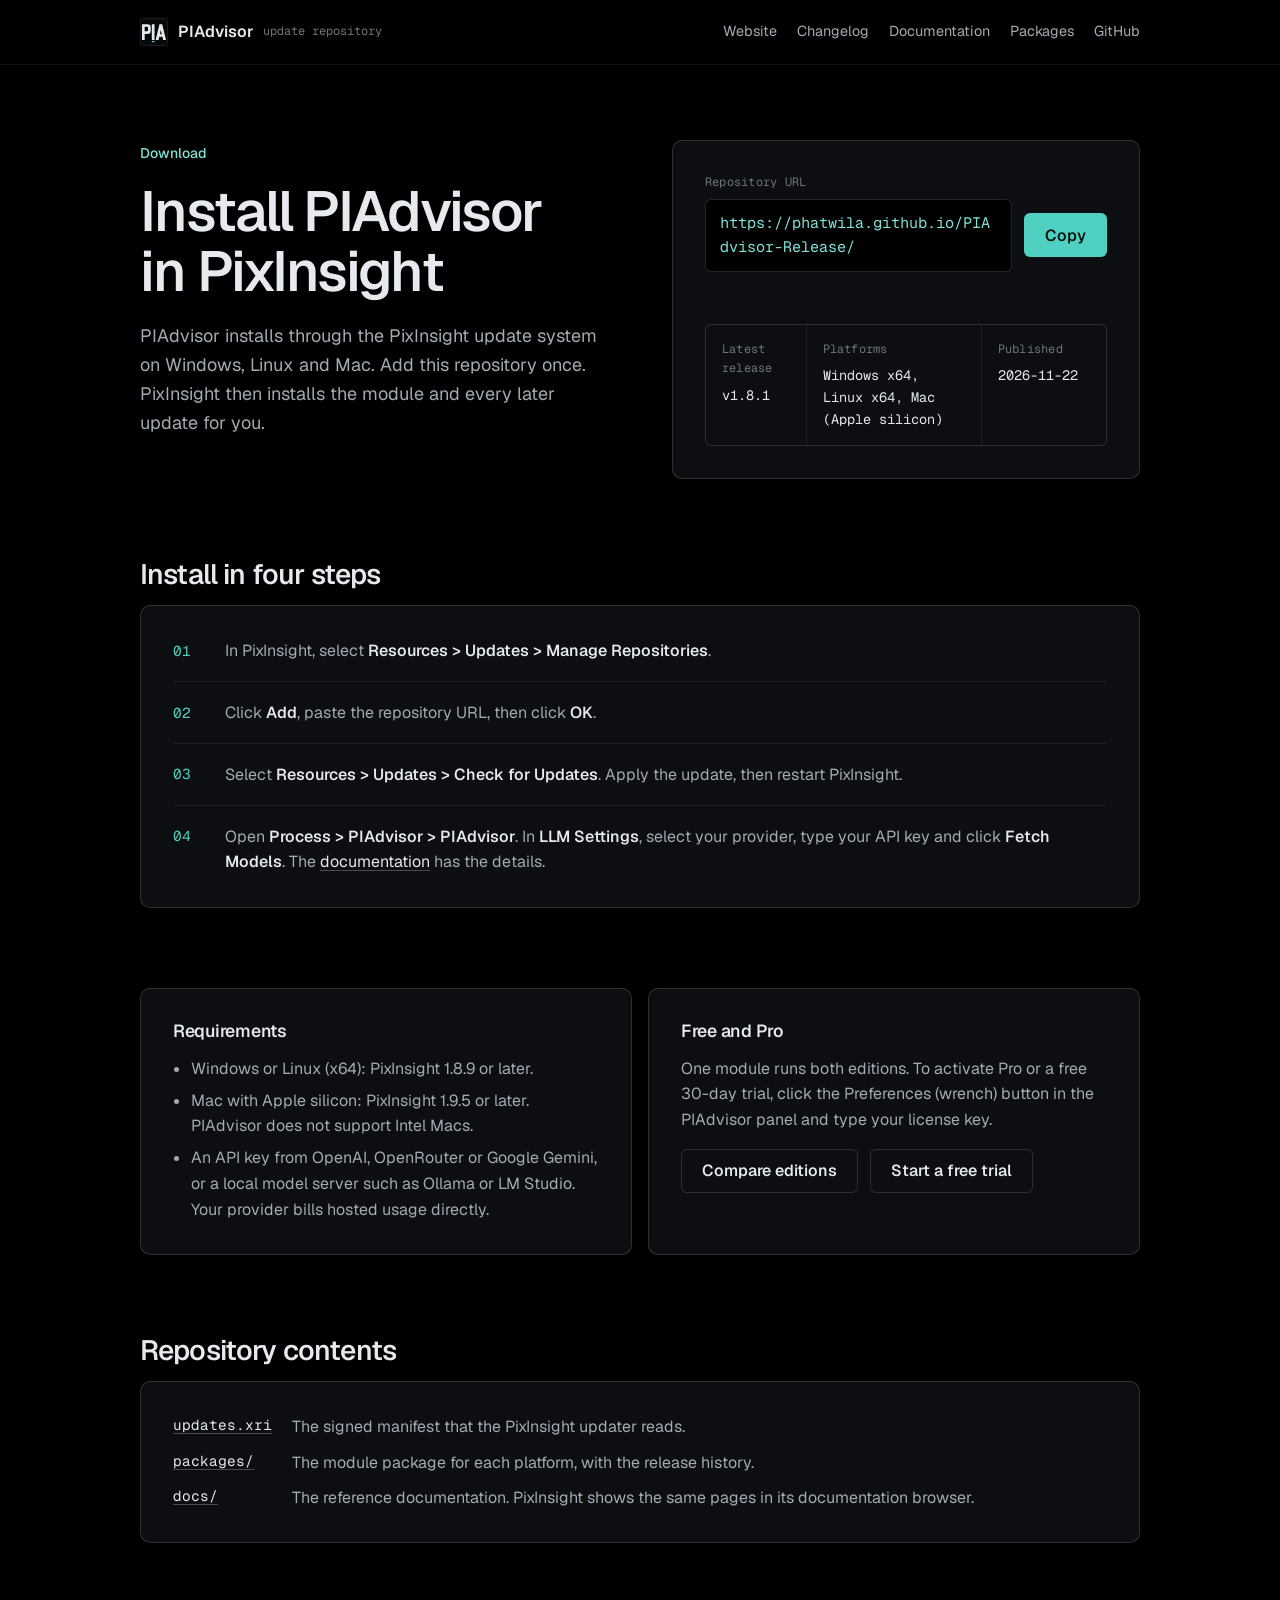
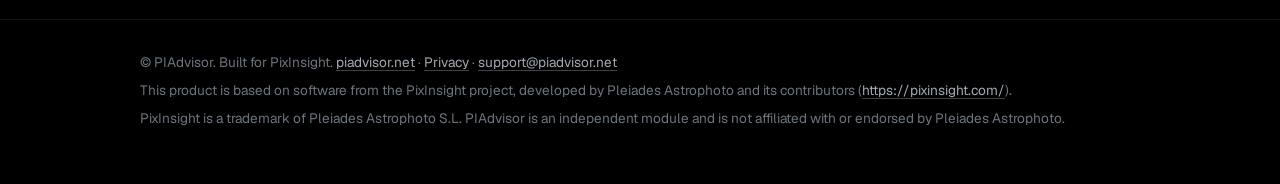
<file: index.html>
<!doctype html>
<html lang="en">
<head>
  <meta charset="utf-8"/>
  <meta name="viewport" content="width=device-width, initial-scale=1"/>
  <title>Download PIAdvisor</title>
  <meta name="description" content="Install PIAdvisor in PixInsight through the PixInsight update system. Add the repository once, and PixInsight installs the module and its updates."/>
  <link rel="icon" type="image/svg+xml" href="pia-mark.svg"/>
  <link rel="preload" href="fonts/geist-latin-wght-normal.woff2" as="font" type="font/woff2" crossorigin/>
  <link rel="stylesheet" href="site.css"/>
  <style>
    .hero { display: grid; grid-template-columns: minmax(0, 1fr) minmax(0, 1fr); gap: clamp(2rem, 5vw, 4rem); align-items: start; }
    .hero .meta-grid { grid-template-columns: minmax(0, 0.8fr) minmax(0, 1.4fr) minmax(0, 1fr); }
    .hero .meta-value { font-size: 0.85rem; }
    .hero h1 { margin-bottom: 1.25rem; }
    .repo-row { display: flex; align-items: center; gap: 0.75rem; flex-wrap: wrap; }
    .repo-url {
      flex: 1 1 18rem;
      min-width: 0;
      padding: 0.7rem 0.9rem;
      border: 1px solid var(--line-2);
      border-radius: var(--radius);
      background: var(--ink-0);
      color: var(--oiii-strong);
      font-family: var(--font-mono);
      font-size: 0.95rem;
      overflow-wrap: anywhere;
      user-select: all;
    }
    .mac-notice {
      display: flex; align-items: center; gap: 0.75rem 1rem; flex-wrap: wrap;
      margin: 0 0 clamp(1.5rem, 1rem + 2vw, 2.5rem);
      padding: 0.85rem 1.1rem;
      border: 1px solid var(--oiii);
      border-radius: var(--radius);
      background: var(--oiii-tint);
      color: var(--fg);
    }
    .mac-notice strong { color: var(--oiii-strong); font-weight: 600; }
    .mac-notice span { color: var(--fg-2); }
    .copy-status { min-height: 1.4em; margin: 0.6rem 0 0; color: var(--fg-3); font-size: 0.85rem; }
    .steps { list-style: none; margin: 0; padding: 0; counter-reset: step; display: grid; gap: 0; }
    .steps li {
      counter-increment: step;
      display: grid;
      grid-template-columns: 2.5rem minmax(0, 1fr);
      gap: 0.75rem;
      padding: 1.1rem 0;
      border-top: 1px solid var(--line);
      color: var(--fg-2);
    }
    .steps li:first-child { border-top: 0; padding-top: 0; }
    .steps li:last-child { padding-bottom: 0; }
    .steps li::before {
      content: counter(step, decimal-leading-zero);
      color: var(--oiii);
      font-family: var(--font-mono);
      font-size: 0.9rem;
      padding-top: 0.1rem;
    }
    .steps strong { color: var(--fg); font-weight: 560; }
    .section { margin-top: clamp(3rem, 2rem + 4vw, 5rem); }
    .two-col { display: grid; grid-template-columns: repeat(2, minmax(0, 1fr)); gap: 1rem; }
    .two-col .panel + .panel { margin-top: 0; }
    .plain-list { margin: 0; padding-left: 1.1rem; color: var(--fg-2); }
    .plain-list li + li { margin-top: 0.4rem; }
    .contents { margin: 0; display: grid; grid-template-columns: max-content minmax(0, 1fr); gap: 0.6rem 1.25rem; }
    .contents dt { font-family: var(--font-mono); font-size: 0.9rem; }
    .contents dd { margin: 0; color: var(--fg-2); }
    @media (max-width: 860px) {
      .hero, .two-col { grid-template-columns: 1fr; }
    }
    @media (max-width: 700px) {
      .hero .meta-grid { grid-template-columns: 1fr; }
    }
    @media (max-width: 480px) {
      .contents { grid-template-columns: 1fr; gap: 0.2rem; }
      .contents dd { margin-bottom: 0.6rem; }
    }
  </style>
</head>
<body>
  <header class="site-header">
    <div class="container">
      <a class="brand" href="https://piadvisor.net/">
        <img src="pia-mark.svg" alt="" width="28" height="28"/>
        <span>PIAdvisor</span>
        <small>update repository</small>
      </a>
      <nav class="site-nav" aria-label="Main">
        <a href="https://piadvisor.net/">Website</a>
        <a href="https://piadvisor.net/changelog/">Changelog</a>
        <a href="docs/">Documentation</a>
        <a href="packages/">Packages</a>
        <a href="https://github.com/phatwila/PIAdvisor-Release">GitHub</a>
      </nav>
    </div>
  </header>

  <main>
    <div class="container">
      <section class="hero" aria-labelledby="title">
        <div>
          <span class="eyebrow">Download</span>
          <h1 id="title">Install PIAdvisor in PixInsight</h1>
          <p class="lede">PIAdvisor installs through the PixInsight update system on Windows, Linux and Mac. Add this repository once. PixInsight then installs the module and every later update for you.</p>
        </div>
        <div class="panel">
          <span class="field-label" id="repo-label">Repository URL</span>
          <div class="repo-row">
            <code class="repo-url" id="repoUrl" aria-labelledby="repo-label">https://phatwila.github.io/PIAdvisor-Release/</code>
            <button class="btn btn-primary" type="button" id="copyRepoUrl">Copy</button>
          </div>
          <p class="copy-status" id="copyStatus" aria-live="polite"></p>
          <div class="meta-grid" id="release">
            <div><span class="field-label">Latest release</span><span class="meta-value" id="relVersion"><a href="packages/">See packages</a></span></div>
            <div><span class="field-label">Platforms</span><span class="meta-value" id="relPlatforms">Windows x64, Linux x64, Mac (Apple silicon)</span></div>
            <div><span class="field-label">Published</span><span class="meta-value" id="relDate">See packages</span></div>
          </div>
        </div>
      </section>

      <section class="section" aria-labelledby="steps-title">
        <h2 id="steps-title">Install in four steps</h2>
        <div class="panel">
          <ol class="steps">
            <li><span>In PixInsight, select <strong>Resources &gt; Updates &gt; Manage Repositories</strong>.</span></li>
            <li><span>Click <strong>Add</strong>, paste the repository URL, then click <strong>OK</strong>.</span></li>
            <li><span>Select <strong>Resources &gt; Updates &gt; Check for Updates</strong>. Apply the update, then restart PixInsight.</span></li>
            <li><span>Open <strong>Process &gt; PIAdvisor &gt; PIAdvisor</strong>. In <strong>LLM Settings</strong>, select your provider, type your API key and click <strong>Fetch Models</strong>. The <a href="docs/">documentation</a> has the details.</span></li>
          </ol>
        </div>
      </section>

      <section class="section two-col" aria-label="Requirements and editions">
        <div class="panel">
          <h3>Requirements</h3>
          <ul class="plain-list">
            <li>Windows or Linux (x64): PixInsight 1.8.9 or later.</li>
            <li>Mac with Apple silicon: PixInsight 1.9.5 or later. PIAdvisor does not support Intel Macs.</li>
            <li>An API key from OpenAI, OpenRouter or Google Gemini, or a local model server such as Ollama or LM Studio. Your provider bills hosted usage directly.</li>
          </ul>
        </div>
        <div class="panel">
          <h3>Free and Pro</h3>
          <p>One module runs both editions. To activate Pro or a free 30-day trial, click the Preferences (wrench) button in the PIAdvisor panel and type your license key.</p>
          <div class="cta-group">
            <a class="btn btn-secondary" href="https://piadvisor.net/#pricing">Compare editions</a>
            <a class="btn btn-secondary" href="https://piadvisor.net/#trial">Start a free trial</a>
          </div>
        </div>
      </section>

      <section class="section" aria-labelledby="contents-title">
        <h2 id="contents-title">Repository contents</h2>
        <div class="panel">
          <dl class="contents">
            <dt><a href="updates.xri">updates.xri</a></dt>
            <dd>The signed manifest that the PixInsight updater reads.</dd>
            <dt><a href="packages/">packages/</a></dt>
            <dd>The module package for each platform, with the release history.</dd>
            <dt><a href="docs/">docs/</a></dt>
            <dd>The reference documentation. PixInsight shows the same pages in its documentation browser.</dd>
          </dl>
        </div>
      </section>
    </div>
  </main>

  <footer class="site-footer">
    <div class="container">
      <p>&copy; PIAdvisor. Built for PixInsight. <a href="https://piadvisor.net/">piadvisor.net</a> &middot; <a href="https://piadvisor.net/privacy/">Privacy</a> &middot; <a href="mailto:support@piadvisor.net">support@piadvisor.net</a></p>
      <p>This product is based on software from the PixInsight project, developed by Pleiades Astrophoto and its contributors (<a href="https://pixinsight.com/">https://pixinsight.com/</a>).</p>
      <p>PixInsight is a trademark of Pleiades Astrophoto S.L. PIAdvisor is an independent module and is not affiliated with or endorsed by Pleiades Astrophoto.</p>
    </div>
  </footer>

  <script>
    (function () {
      var codeEl = document.getElementById("repoUrl");
      var btn = document.getElementById("copyRepoUrl");
      var statusEl = document.getElementById("copyStatus");

      function fallbackCopy(text) {
        try {
          var ta = document.createElement("textarea");
          ta.value = text;
          ta.setAttribute("readonly", "");
          ta.style.position = "fixed";
          ta.style.top = "-1000px";
          document.body.appendChild(ta);
          ta.select();
          var ok = document.execCommand("copy");
          document.body.removeChild(ta);
          return ok;
        } catch (e) {
          return false;
        }
      }

      btn.addEventListener("click", function () {
        var text = (codeEl.textContent || "").trim();
        var done = function (ok) {
          btn.textContent = ok ? "Copied" : "Copy";
          statusEl.textContent = ok ? "The URL is on your clipboard." : "Copy failed. Select the URL and copy it.";
          window.setTimeout(function () { btn.textContent = "Copy"; statusEl.textContent = ""; }, 2000);
        };
        if (navigator.clipboard && navigator.clipboard.writeText) {
          navigator.clipboard.writeText(text).then(function () { done(true); }, function () { done(fallbackCopy(text)); });
        } else {
          done(fallbackCopy(text));
        }
      });

      // The latest release comes from the manifest, so this page needs no edit per release.
      if (!window.fetch || !window.DOMParser) return;
      fetch("updates.xri", { cache: "no-cache" }).then(function (r) {
        if (!r.ok) throw new Error(String(r.status));
        return r.text();
      }).then(function (xml) {
        // The signature follows the closed <xri> element, so parse only that element.
        var body = xml.match(/<xri[\s>][\s\S]*?<\/xri>/);
        if (!body) throw new Error("No xri element in updates.xri");
        var doc = new DOMParser().parseFromString(body[0], "application/xml");
        if (doc.getElementsByTagName("parsererror").length) throw new Error("Malformed updates.xri");
        var items = [];
        var platforms = doc.getElementsByTagName("platform");
        for (var i = 0; i < platforms.length; i++) {
          var os = platforms[i].getAttribute("os") || "";
          var arch = platforms[i].getAttribute("arch") || "";
          var packages = platforms[i].getElementsByTagName("package");
          for (var j = 0; j < packages.length; j++) {
            var name = packages[j].getAttribute("fileName") || "";
            var version = (name.match(/-(\d+\.\d+\.\d+)-\d{14}\.zip$/) || [])[1];
            var stamp = packages[j].getAttribute("releaseDate") || "";
            if (version && /^\d{14}$/.test(stamp)) items.push({ os: os, arch: arch, version: version, stamp: stamp });
          }
        }
        if (!items.length) return;
        items.sort(function (a, b) { return b.stamp.localeCompare(a.stamp); });
        var latest = items[0];
        var names = { windows: "Windows", linux: "Linux", macosx: "Mac", freebsd: "FreeBSD" };
        var seen = {};
        var labels = [];
        items.forEach(function (it) {
          if (it.version !== latest.version) return;
          var label = it.os === "macosx" && it.arch === "arm64" ? "Mac (Apple silicon)" : (names[it.os] || it.os) + " " + it.arch;
          if (!seen[label]) { seen[label] = true; labels.push(label); }
        });
        document.getElementById("relVersion").textContent = "v" + latest.version;
        document.getElementById("relPlatforms").textContent = labels.join(", ");
        var s = latest.stamp;
        document.getElementById("relDate").textContent = s.slice(0, 4) + "-" + s.slice(4, 6) + "-" + s.slice(6, 8);
      }).catch(function () { /* The static fallback text stays. */ });
    })();
  </script>
</body>
</html>
</file>
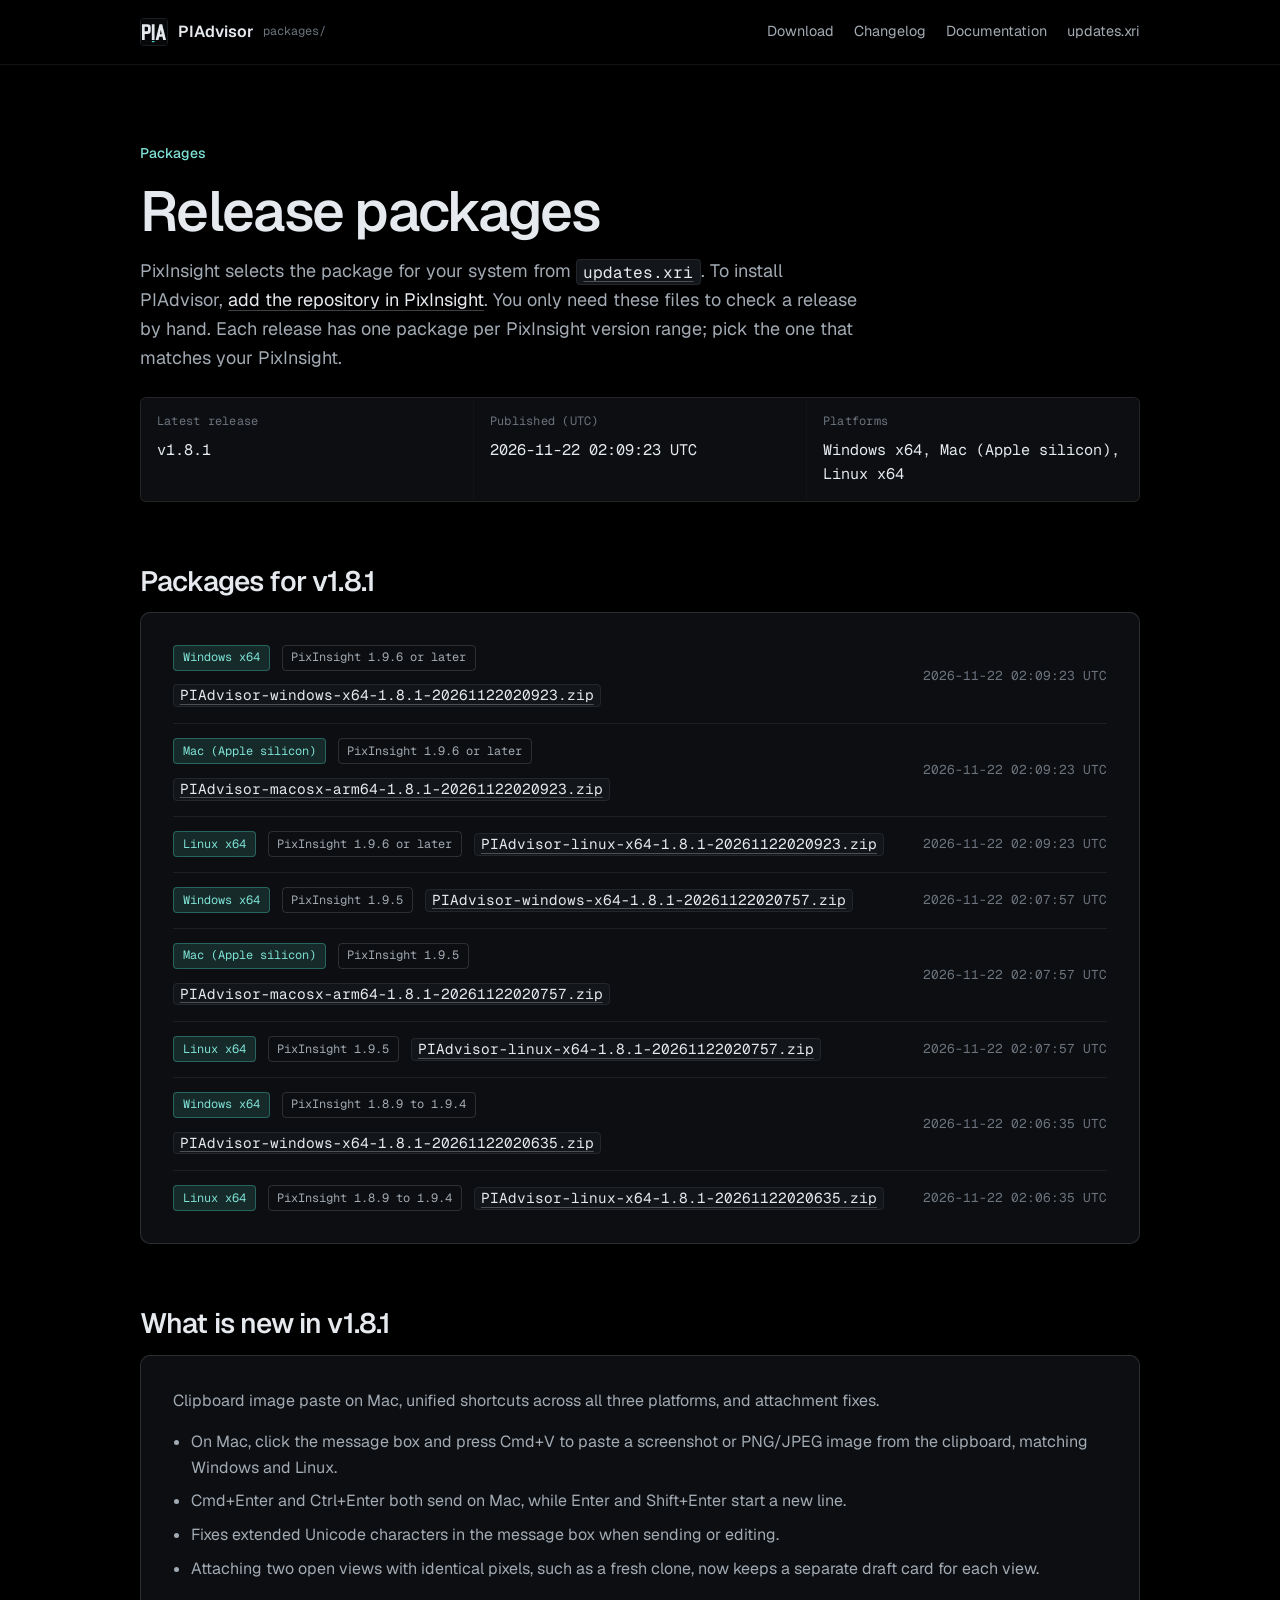
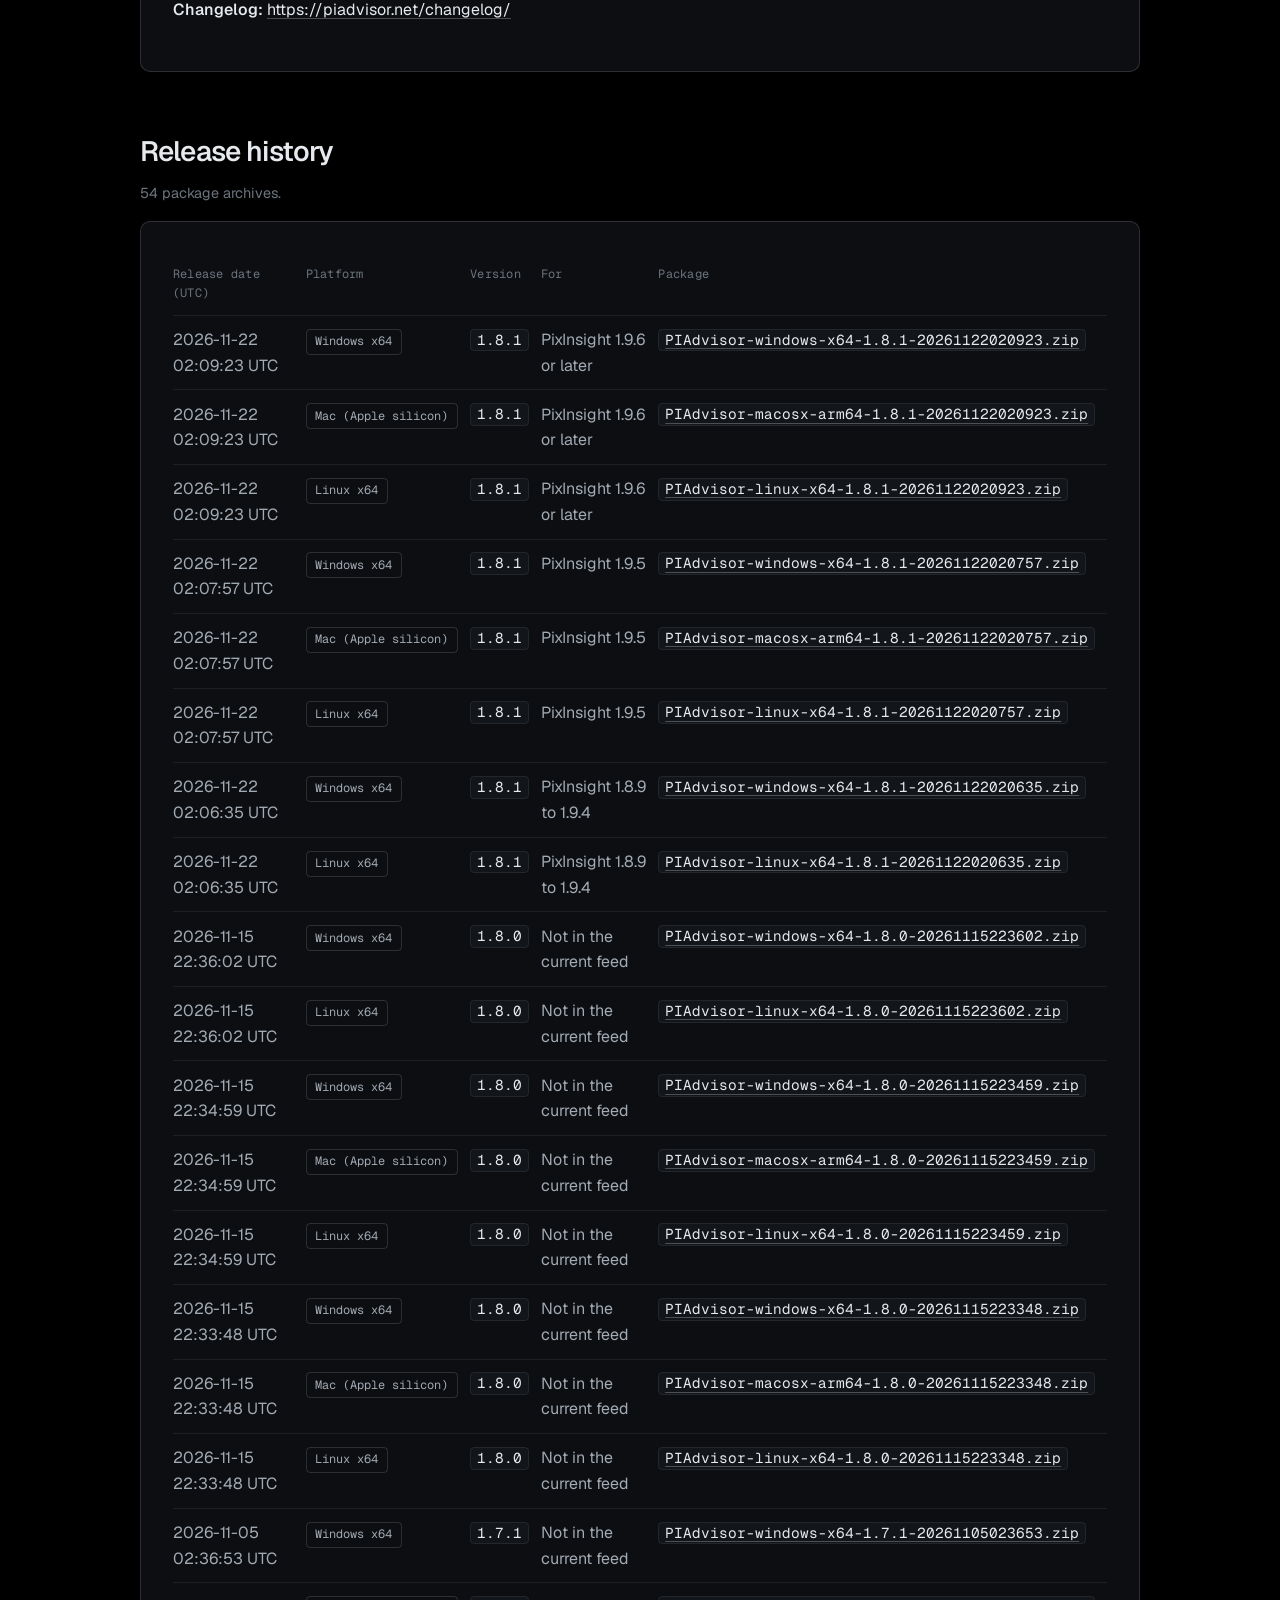
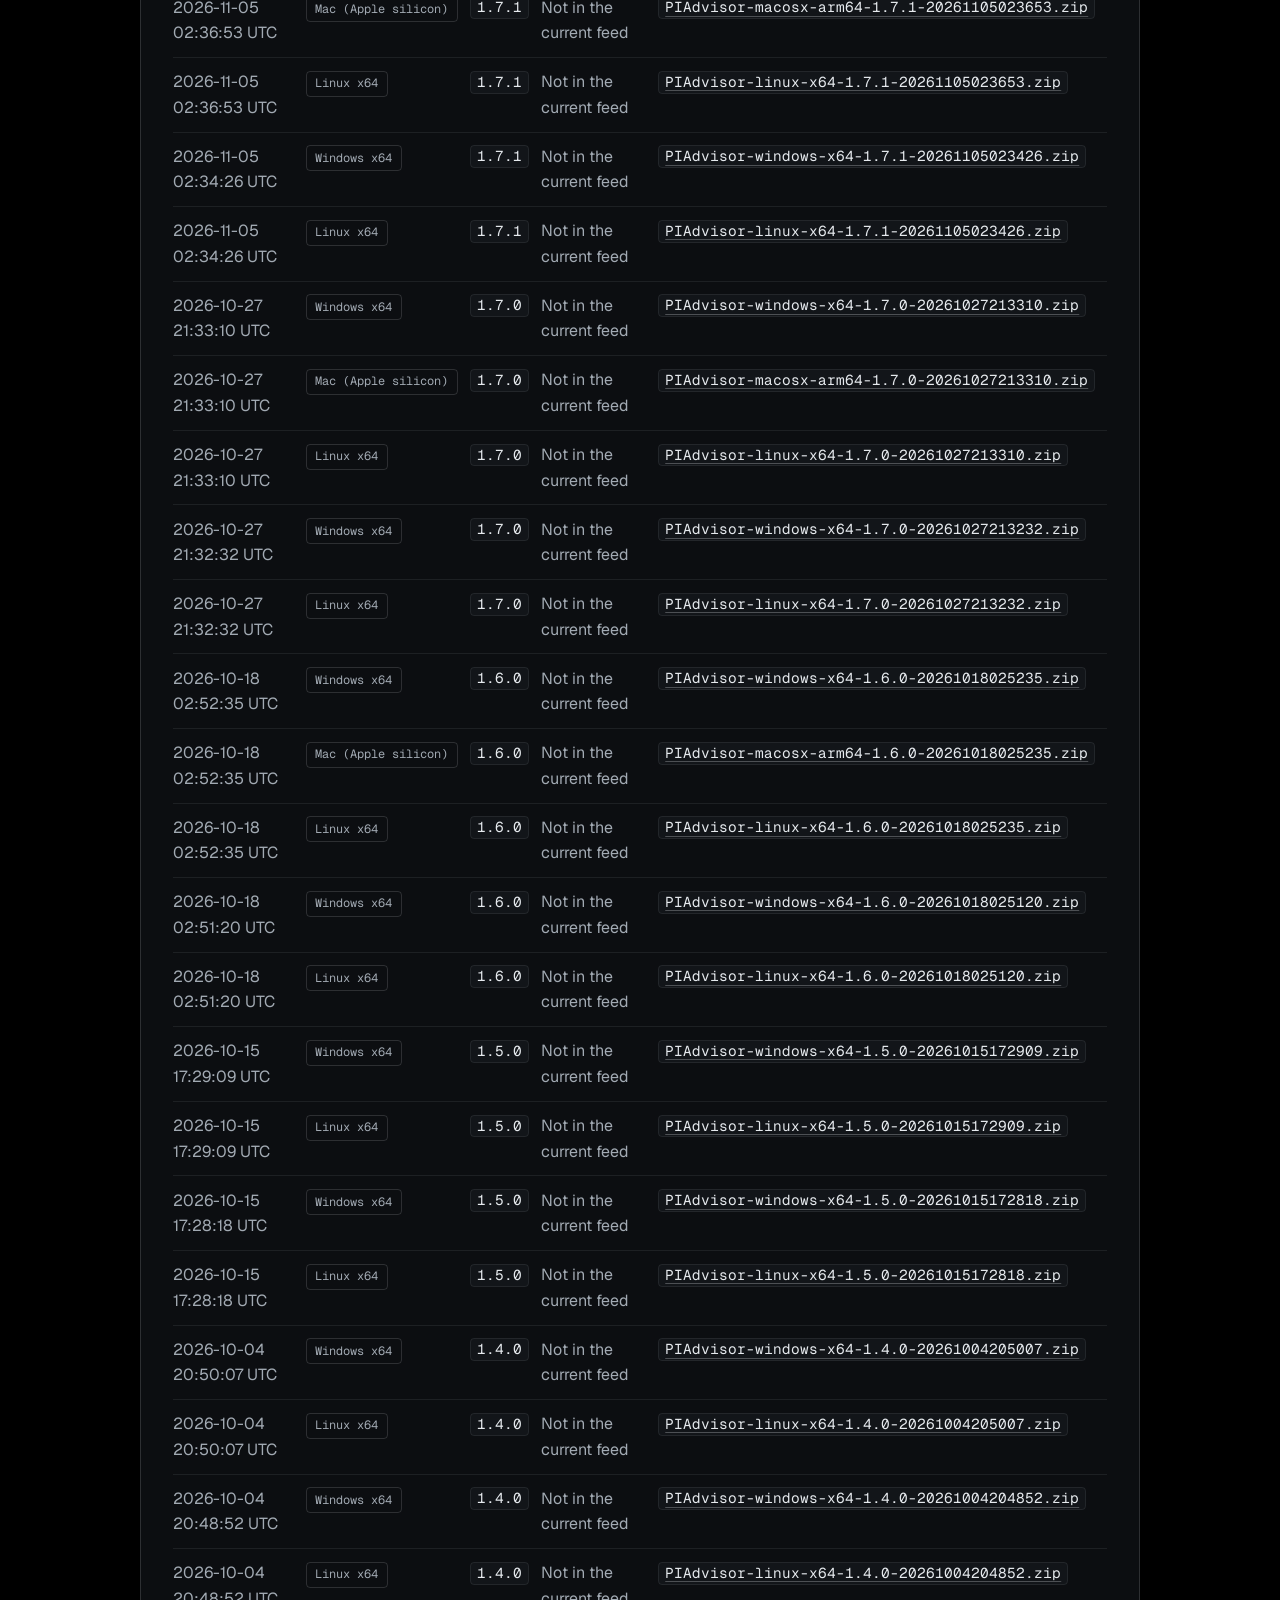
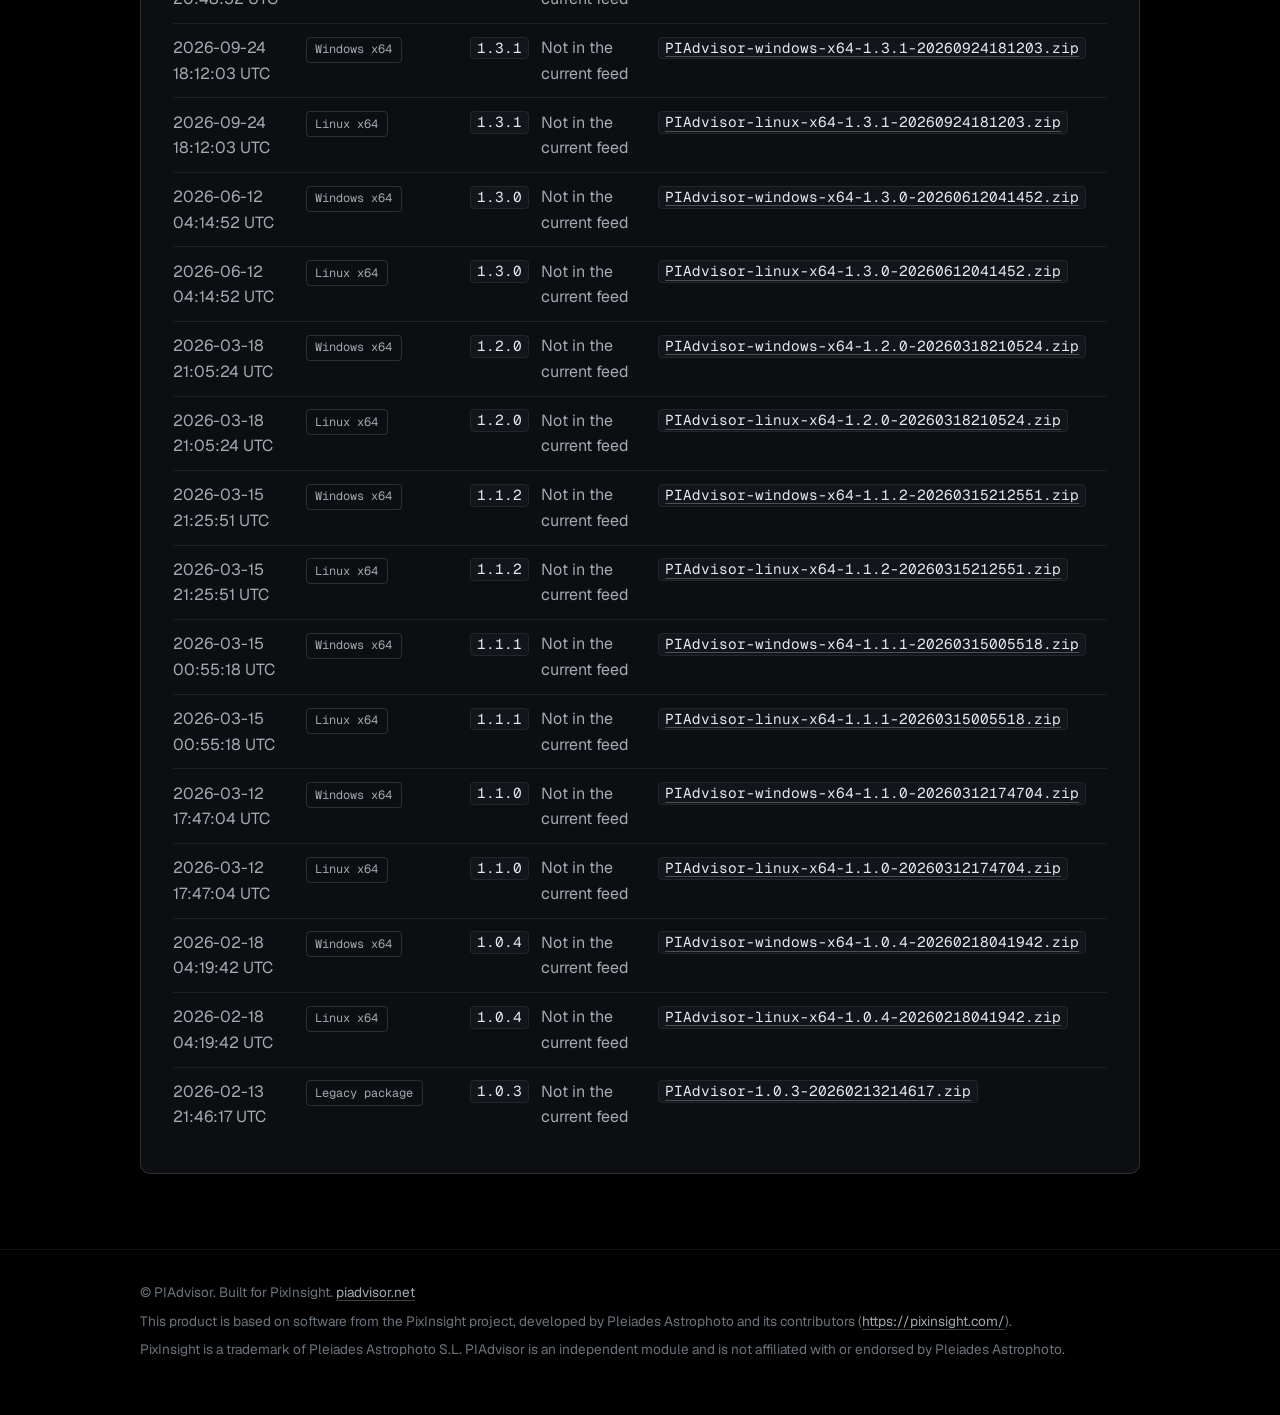
<file: packages/index.html>
<!doctype html>
<html lang="en">
<head>
  <meta charset="utf-8"/>
  <meta name="viewport" content="width=device-width, initial-scale=1"/>
  <title>PIAdvisor Packages</title>
  <meta name="description" content="Platform packages and release history of PIAdvisor for PixInsight."/>
  <link rel="icon" type="image/svg+xml" href="../pia-mark.svg"/>
  <link rel="stylesheet" href="../site.css"/>
  <style>
    .section{ margin-top: clamp(2.5rem, 2rem + 3vw, 4rem); }
    .section h2{ margin-bottom: 1rem; }
    .package-list{ list-style: none; margin: 0; padding: 0; display: grid; gap: 0; }
    .package-item{
      display: flex;
      align-items: center;
      justify-content: space-between;
      gap: 1rem;
      padding: 0.9rem 0;
      border-top: 1px solid var(--line);
    }
    .package-item:first-child{ border-top: 0; padding-top: 0; }
    .package-item:last-child{ padding-bottom: 0; }
    .package-main{ display: flex; align-items: center; flex-wrap: wrap; gap: 0.75rem; min-width: 0; }
    .package-main code{ overflow-wrap: anywhere; }
    .package-meta{ color: var(--fg-3); font-family: var(--font-mono); font-size: 0.8rem; white-space: nowrap; }
    .package-empty{ color: var(--fg-3); }
    .pill{
      display: inline-block;
      padding: 0.15rem 0.55rem;
      border: 1px solid rgba(79, 208, 193, 0.35);
      border-radius: 4px;
      background: var(--oiii-tint);
      color: var(--oiii-strong);
      font-family: var(--font-mono);
      font-size: 0.75rem;
      white-space: nowrap;
    }
    .pill.subtle{ border-color: var(--line-2); background: transparent; color: var(--fg-2); }
    .notes ul{ margin: 1rem 0 0; padding-left: 1.1rem; color: var(--fg-2); }
    .notes li + li{ margin-top: 0.5rem; }
    .notes p{ margin-top: 1rem; }
    .notes b{ color: var(--fg); font-weight: 560; }
    .table-wrap{ overflow-x: auto; }
    table{ width: 100%; border-collapse: collapse; }
    th, td{ padding: 0.7rem 0.75rem 0.7rem 0; border-bottom: 1px solid var(--line); text-align: left; vertical-align: top; color: var(--fg-2); }
    th{ color: var(--fg-3); font-family: var(--font-mono); font-size: 0.75rem; font-weight: 400; letter-spacing: 0.02em; }
    tbody tr:last-child td{ border-bottom: 0; }
    td code{ white-space: nowrap; }
    .count{ margin: 0 0 1rem; color: var(--fg-3); font-size: 0.9rem; }
    @media (max-width: 700px){
      .package-item{ flex-direction: column; align-items: flex-start; gap: 0.4rem; }
      table, thead, tbody, th, td, tr{ display: block; }
      thead{ display: none; }
      tr{ padding: 0.75rem 0; border-bottom: 1px solid var(--line); }
      tbody tr:last-child{ border-bottom: 0; }
      td{ border: 0; padding: 0.2rem 0; }
      td::before{ content: attr(data-label) ": "; color: var(--fg-3); font-family: var(--font-mono); font-size: 0.75rem; }
      td code{ white-space: normal; overflow-wrap: anywhere; }
    }
  </style>
</head>
<body>
  <header class="site-header">
    <div class="container">
      <a class="brand" href="../">
        <img src="../pia-mark.svg" alt="" width="28" height="28"/>
        <span>PIAdvisor</span>
        <small>packages/</small>
      </a>
      <nav class="site-nav" aria-label="Main">
        <a href="../">Download</a>
        <a href="https://piadvisor.net/changelog/">Changelog</a>
        <a href="../docs/">Documentation</a>
        <a href="../updates.xri">updates.xri</a>
      </nav>
    </div>
  </header>
  <main>
    <div class="container">
      <span class="eyebrow">Packages</span>
      <h1>Release packages</h1>
      <p class="lede">PixInsight selects the package for your system from <a href="../updates.xri"><code>updates.xri</code></a>. To install PIAdvisor, <a href="../">add the repository in PixInsight</a>. You only need these files to check a release by hand. Each release has one package per PixInsight version range; pick the one that matches your PixInsight.</p>
      <div class="meta-grid">
        <div><span class="field-label">Latest release</span><span class="meta-value">v1.8.1</span></div>
        <div><span class="field-label">Published (UTC)</span><span class="meta-value">2026-11-22 02:09:23 UTC</span></div>
        <div><span class="field-label">Platforms</span><span class="meta-value">Windows x64, Mac (Apple silicon), Linux x64</span></div>
      </div>

      <section class="section" aria-labelledby="latest-title">
        <h2 id="latest-title">Packages for v1.8.1</h2>
        <div class="panel">
          <ul class="package-list">
      <li class="package-item"><div class="package-main"><span class="pill">Windows x64</span><span class="pill subtle">PixInsight 1.9.6 or later</span><a href="PIAdvisor-windows-x64-1.8.1-20261122020923.zip"><code>PIAdvisor-windows-x64-1.8.1-20261122020923.zip</code></a></div><span class="package-meta">2026-11-22 02:09:23 UTC</span></li>
      <li class="package-item"><div class="package-main"><span class="pill">Mac (Apple silicon)</span><span class="pill subtle">PixInsight 1.9.6 or later</span><a href="PIAdvisor-macosx-arm64-1.8.1-20261122020923.zip"><code>PIAdvisor-macosx-arm64-1.8.1-20261122020923.zip</code></a></div><span class="package-meta">2026-11-22 02:09:23 UTC</span></li>
      <li class="package-item"><div class="package-main"><span class="pill">Linux x64</span><span class="pill subtle">PixInsight 1.9.6 or later</span><a href="PIAdvisor-linux-x64-1.8.1-20261122020923.zip"><code>PIAdvisor-linux-x64-1.8.1-20261122020923.zip</code></a></div><span class="package-meta">2026-11-22 02:09:23 UTC</span></li>
      <li class="package-item"><div class="package-main"><span class="pill">Windows x64</span><span class="pill subtle">PixInsight 1.9.5</span><a href="PIAdvisor-windows-x64-1.8.1-20261122020757.zip"><code>PIAdvisor-windows-x64-1.8.1-20261122020757.zip</code></a></div><span class="package-meta">2026-11-22 02:07:57 UTC</span></li>
      <li class="package-item"><div class="package-main"><span class="pill">Mac (Apple silicon)</span><span class="pill subtle">PixInsight 1.9.5</span><a href="PIAdvisor-macosx-arm64-1.8.1-20261122020757.zip"><code>PIAdvisor-macosx-arm64-1.8.1-20261122020757.zip</code></a></div><span class="package-meta">2026-11-22 02:07:57 UTC</span></li>
      <li class="package-item"><div class="package-main"><span class="pill">Linux x64</span><span class="pill subtle">PixInsight 1.9.5</span><a href="PIAdvisor-linux-x64-1.8.1-20261122020757.zip"><code>PIAdvisor-linux-x64-1.8.1-20261122020757.zip</code></a></div><span class="package-meta">2026-11-22 02:07:57 UTC</span></li>
      <li class="package-item"><div class="package-main"><span class="pill">Windows x64</span><span class="pill subtle">PixInsight 1.8.9 to 1.9.4</span><a href="PIAdvisor-windows-x64-1.8.1-20261122020635.zip"><code>PIAdvisor-windows-x64-1.8.1-20261122020635.zip</code></a></div><span class="package-meta">2026-11-22 02:06:35 UTC</span></li>
      <li class="package-item"><div class="package-main"><span class="pill">Linux x64</span><span class="pill subtle">PixInsight 1.8.9 to 1.9.4</span><a href="PIAdvisor-linux-x64-1.8.1-20261122020635.zip"><code>PIAdvisor-linux-x64-1.8.1-20261122020635.zip</code></a></div><span class="package-meta">2026-11-22 02:06:35 UTC</span></li>
          </ul>
        </div>
      </section>

      <section class="section" aria-labelledby="notes-title">
        <h2 id="notes-title">What is new in v1.8.1</h2>
        <div class="panel notes">
          <p style="margin-top: 0;">Clipboard image paste on Mac, unified shortcuts across all three platforms, and attachment fixes.</p>
          <ul>
      <li>On Mac, click the message box and press Cmd+V to paste a screenshot or PNG/JPEG image from the clipboard, matching Windows and Linux.</li>
      <li>Cmd+Enter and Ctrl+Enter both send on Mac, while Enter and Shift+Enter start a new line.</li>
      <li>Fixes extended Unicode characters in the message box when sending or editing.</li>
      <li>Attaching two open views with identical pixels, such as a fresh clone, now keeps a separate draft card for each view.</li>
          </ul>
      <p><b>Changelog:</b> <a href="https://piadvisor.net/changelog/">https://piadvisor.net/changelog/</a></p>
        </div>
      </section>

      <section class="section" aria-labelledby="history-title">
        <h2 id="history-title">Release history</h2>
        <p class="count">54 package archives.</p>
        <div class="panel table-wrap">
          <table aria-labelledby="history-title">
            <thead>
              <tr>
                <th>Release date (UTC)</th>
                <th>Platform</th>
                <th>Version</th>
                <th>For</th>
                <th>Package</th>
              </tr>
            </thead>
            <tbody>
        <tr><td data-label="Release Date">2026-11-22 02:09:23 UTC</td><td data-label="Platform"><span class="pill subtle">Windows x64</span></td><td data-label="Version"><code>1.8.1</code></td><td data-label="For">PixInsight 1.9.6 or later</td><td data-label="Package"><a href="PIAdvisor-windows-x64-1.8.1-20261122020923.zip"><code>PIAdvisor-windows-x64-1.8.1-20261122020923.zip</code></a></td></tr>
        <tr><td data-label="Release Date">2026-11-22 02:09:23 UTC</td><td data-label="Platform"><span class="pill subtle">Mac (Apple silicon)</span></td><td data-label="Version"><code>1.8.1</code></td><td data-label="For">PixInsight 1.9.6 or later</td><td data-label="Package"><a href="PIAdvisor-macosx-arm64-1.8.1-20261122020923.zip"><code>PIAdvisor-macosx-arm64-1.8.1-20261122020923.zip</code></a></td></tr>
        <tr><td data-label="Release Date">2026-11-22 02:09:23 UTC</td><td data-label="Platform"><span class="pill subtle">Linux x64</span></td><td data-label="Version"><code>1.8.1</code></td><td data-label="For">PixInsight 1.9.6 or later</td><td data-label="Package"><a href="PIAdvisor-linux-x64-1.8.1-20261122020923.zip"><code>PIAdvisor-linux-x64-1.8.1-20261122020923.zip</code></a></td></tr>
        <tr><td data-label="Release Date">2026-11-22 02:07:57 UTC</td><td data-label="Platform"><span class="pill subtle">Windows x64</span></td><td data-label="Version"><code>1.8.1</code></td><td data-label="For">PixInsight 1.9.5</td><td data-label="Package"><a href="PIAdvisor-windows-x64-1.8.1-20261122020757.zip"><code>PIAdvisor-windows-x64-1.8.1-20261122020757.zip</code></a></td></tr>
        <tr><td data-label="Release Date">2026-11-22 02:07:57 UTC</td><td data-label="Platform"><span class="pill subtle">Mac (Apple silicon)</span></td><td data-label="Version"><code>1.8.1</code></td><td data-label="For">PixInsight 1.9.5</td><td data-label="Package"><a href="PIAdvisor-macosx-arm64-1.8.1-20261122020757.zip"><code>PIAdvisor-macosx-arm64-1.8.1-20261122020757.zip</code></a></td></tr>
        <tr><td data-label="Release Date">2026-11-22 02:07:57 UTC</td><td data-label="Platform"><span class="pill subtle">Linux x64</span></td><td data-label="Version"><code>1.8.1</code></td><td data-label="For">PixInsight 1.9.5</td><td data-label="Package"><a href="PIAdvisor-linux-x64-1.8.1-20261122020757.zip"><code>PIAdvisor-linux-x64-1.8.1-20261122020757.zip</code></a></td></tr>
        <tr><td data-label="Release Date">2026-11-22 02:06:35 UTC</td><td data-label="Platform"><span class="pill subtle">Windows x64</span></td><td data-label="Version"><code>1.8.1</code></td><td data-label="For">PixInsight 1.8.9 to 1.9.4</td><td data-label="Package"><a href="PIAdvisor-windows-x64-1.8.1-20261122020635.zip"><code>PIAdvisor-windows-x64-1.8.1-20261122020635.zip</code></a></td></tr>
        <tr><td data-label="Release Date">2026-11-22 02:06:35 UTC</td><td data-label="Platform"><span class="pill subtle">Linux x64</span></td><td data-label="Version"><code>1.8.1</code></td><td data-label="For">PixInsight 1.8.9 to 1.9.4</td><td data-label="Package"><a href="PIAdvisor-linux-x64-1.8.1-20261122020635.zip"><code>PIAdvisor-linux-x64-1.8.1-20261122020635.zip</code></a></td></tr>
        <tr><td data-label="Release Date">2026-11-15 22:36:02 UTC</td><td data-label="Platform"><span class="pill subtle">Windows x64</span></td><td data-label="Version"><code>1.8.0</code></td><td data-label="For">Not in the current feed</td><td data-label="Package"><a href="PIAdvisor-windows-x64-1.8.0-20261115223602.zip"><code>PIAdvisor-windows-x64-1.8.0-20261115223602.zip</code></a></td></tr>
        <tr><td data-label="Release Date">2026-11-15 22:36:02 UTC</td><td data-label="Platform"><span class="pill subtle">Linux x64</span></td><td data-label="Version"><code>1.8.0</code></td><td data-label="For">Not in the current feed</td><td data-label="Package"><a href="PIAdvisor-linux-x64-1.8.0-20261115223602.zip"><code>PIAdvisor-linux-x64-1.8.0-20261115223602.zip</code></a></td></tr>
        <tr><td data-label="Release Date">2026-11-15 22:34:59 UTC</td><td data-label="Platform"><span class="pill subtle">Windows x64</span></td><td data-label="Version"><code>1.8.0</code></td><td data-label="For">Not in the current feed</td><td data-label="Package"><a href="PIAdvisor-windows-x64-1.8.0-20261115223459.zip"><code>PIAdvisor-windows-x64-1.8.0-20261115223459.zip</code></a></td></tr>
        <tr><td data-label="Release Date">2026-11-15 22:34:59 UTC</td><td data-label="Platform"><span class="pill subtle">Mac (Apple silicon)</span></td><td data-label="Version"><code>1.8.0</code></td><td data-label="For">Not in the current feed</td><td data-label="Package"><a href="PIAdvisor-macosx-arm64-1.8.0-20261115223459.zip"><code>PIAdvisor-macosx-arm64-1.8.0-20261115223459.zip</code></a></td></tr>
        <tr><td data-label="Release Date">2026-11-15 22:34:59 UTC</td><td data-label="Platform"><span class="pill subtle">Linux x64</span></td><td data-label="Version"><code>1.8.0</code></td><td data-label="For">Not in the current feed</td><td data-label="Package"><a href="PIAdvisor-linux-x64-1.8.0-20261115223459.zip"><code>PIAdvisor-linux-x64-1.8.0-20261115223459.zip</code></a></td></tr>
        <tr><td data-label="Release Date">2026-11-15 22:33:48 UTC</td><td data-label="Platform"><span class="pill subtle">Windows x64</span></td><td data-label="Version"><code>1.8.0</code></td><td data-label="For">Not in the current feed</td><td data-label="Package"><a href="PIAdvisor-windows-x64-1.8.0-20261115223348.zip"><code>PIAdvisor-windows-x64-1.8.0-20261115223348.zip</code></a></td></tr>
        <tr><td data-label="Release Date">2026-11-15 22:33:48 UTC</td><td data-label="Platform"><span class="pill subtle">Mac (Apple silicon)</span></td><td data-label="Version"><code>1.8.0</code></td><td data-label="For">Not in the current feed</td><td data-label="Package"><a href="PIAdvisor-macosx-arm64-1.8.0-20261115223348.zip"><code>PIAdvisor-macosx-arm64-1.8.0-20261115223348.zip</code></a></td></tr>
        <tr><td data-label="Release Date">2026-11-15 22:33:48 UTC</td><td data-label="Platform"><span class="pill subtle">Linux x64</span></td><td data-label="Version"><code>1.8.0</code></td><td data-label="For">Not in the current feed</td><td data-label="Package"><a href="PIAdvisor-linux-x64-1.8.0-20261115223348.zip"><code>PIAdvisor-linux-x64-1.8.0-20261115223348.zip</code></a></td></tr>
        <tr><td data-label="Release Date">2026-11-05 02:36:53 UTC</td><td data-label="Platform"><span class="pill subtle">Windows x64</span></td><td data-label="Version"><code>1.7.1</code></td><td data-label="For">Not in the current feed</td><td data-label="Package"><a href="PIAdvisor-windows-x64-1.7.1-20261105023653.zip"><code>PIAdvisor-windows-x64-1.7.1-20261105023653.zip</code></a></td></tr>
        <tr><td data-label="Release Date">2026-11-05 02:36:53 UTC</td><td data-label="Platform"><span class="pill subtle">Mac (Apple silicon)</span></td><td data-label="Version"><code>1.7.1</code></td><td data-label="For">Not in the current feed</td><td data-label="Package"><a href="PIAdvisor-macosx-arm64-1.7.1-20261105023653.zip"><code>PIAdvisor-macosx-arm64-1.7.1-20261105023653.zip</code></a></td></tr>
        <tr><td data-label="Release Date">2026-11-05 02:36:53 UTC</td><td data-label="Platform"><span class="pill subtle">Linux x64</span></td><td data-label="Version"><code>1.7.1</code></td><td data-label="For">Not in the current feed</td><td data-label="Package"><a href="PIAdvisor-linux-x64-1.7.1-20261105023653.zip"><code>PIAdvisor-linux-x64-1.7.1-20261105023653.zip</code></a></td></tr>
        <tr><td data-label="Release Date">2026-11-05 02:34:26 UTC</td><td data-label="Platform"><span class="pill subtle">Windows x64</span></td><td data-label="Version"><code>1.7.1</code></td><td data-label="For">Not in the current feed</td><td data-label="Package"><a href="PIAdvisor-windows-x64-1.7.1-20261105023426.zip"><code>PIAdvisor-windows-x64-1.7.1-20261105023426.zip</code></a></td></tr>
        <tr><td data-label="Release Date">2026-11-05 02:34:26 UTC</td><td data-label="Platform"><span class="pill subtle">Linux x64</span></td><td data-label="Version"><code>1.7.1</code></td><td data-label="For">Not in the current feed</td><td data-label="Package"><a href="PIAdvisor-linux-x64-1.7.1-20261105023426.zip"><code>PIAdvisor-linux-x64-1.7.1-20261105023426.zip</code></a></td></tr>
        <tr><td data-label="Release Date">2026-10-27 21:33:10 UTC</td><td data-label="Platform"><span class="pill subtle">Windows x64</span></td><td data-label="Version"><code>1.7.0</code></td><td data-label="For">Not in the current feed</td><td data-label="Package"><a href="PIAdvisor-windows-x64-1.7.0-20261027213310.zip"><code>PIAdvisor-windows-x64-1.7.0-20261027213310.zip</code></a></td></tr>
        <tr><td data-label="Release Date">2026-10-27 21:33:10 UTC</td><td data-label="Platform"><span class="pill subtle">Mac (Apple silicon)</span></td><td data-label="Version"><code>1.7.0</code></td><td data-label="For">Not in the current feed</td><td data-label="Package"><a href="PIAdvisor-macosx-arm64-1.7.0-20261027213310.zip"><code>PIAdvisor-macosx-arm64-1.7.0-20261027213310.zip</code></a></td></tr>
        <tr><td data-label="Release Date">2026-10-27 21:33:10 UTC</td><td data-label="Platform"><span class="pill subtle">Linux x64</span></td><td data-label="Version"><code>1.7.0</code></td><td data-label="For">Not in the current feed</td><td data-label="Package"><a href="PIAdvisor-linux-x64-1.7.0-20261027213310.zip"><code>PIAdvisor-linux-x64-1.7.0-20261027213310.zip</code></a></td></tr>
        <tr><td data-label="Release Date">2026-10-27 21:32:32 UTC</td><td data-label="Platform"><span class="pill subtle">Windows x64</span></td><td data-label="Version"><code>1.7.0</code></td><td data-label="For">Not in the current feed</td><td data-label="Package"><a href="PIAdvisor-windows-x64-1.7.0-20261027213232.zip"><code>PIAdvisor-windows-x64-1.7.0-20261027213232.zip</code></a></td></tr>
        <tr><td data-label="Release Date">2026-10-27 21:32:32 UTC</td><td data-label="Platform"><span class="pill subtle">Linux x64</span></td><td data-label="Version"><code>1.7.0</code></td><td data-label="For">Not in the current feed</td><td data-label="Package"><a href="PIAdvisor-linux-x64-1.7.0-20261027213232.zip"><code>PIAdvisor-linux-x64-1.7.0-20261027213232.zip</code></a></td></tr>
        <tr><td data-label="Release Date">2026-10-18 02:52:35 UTC</td><td data-label="Platform"><span class="pill subtle">Windows x64</span></td><td data-label="Version"><code>1.6.0</code></td><td data-label="For">Not in the current feed</td><td data-label="Package"><a href="PIAdvisor-windows-x64-1.6.0-20261018025235.zip"><code>PIAdvisor-windows-x64-1.6.0-20261018025235.zip</code></a></td></tr>
        <tr><td data-label="Release Date">2026-10-18 02:52:35 UTC</td><td data-label="Platform"><span class="pill subtle">Mac (Apple silicon)</span></td><td data-label="Version"><code>1.6.0</code></td><td data-label="For">Not in the current feed</td><td data-label="Package"><a href="PIAdvisor-macosx-arm64-1.6.0-20261018025235.zip"><code>PIAdvisor-macosx-arm64-1.6.0-20261018025235.zip</code></a></td></tr>
        <tr><td data-label="Release Date">2026-10-18 02:52:35 UTC</td><td data-label="Platform"><span class="pill subtle">Linux x64</span></td><td data-label="Version"><code>1.6.0</code></td><td data-label="For">Not in the current feed</td><td data-label="Package"><a href="PIAdvisor-linux-x64-1.6.0-20261018025235.zip"><code>PIAdvisor-linux-x64-1.6.0-20261018025235.zip</code></a></td></tr>
        <tr><td data-label="Release Date">2026-10-18 02:51:20 UTC</td><td data-label="Platform"><span class="pill subtle">Windows x64</span></td><td data-label="Version"><code>1.6.0</code></td><td data-label="For">Not in the current feed</td><td data-label="Package"><a href="PIAdvisor-windows-x64-1.6.0-20261018025120.zip"><code>PIAdvisor-windows-x64-1.6.0-20261018025120.zip</code></a></td></tr>
        <tr><td data-label="Release Date">2026-10-18 02:51:20 UTC</td><td data-label="Platform"><span class="pill subtle">Linux x64</span></td><td data-label="Version"><code>1.6.0</code></td><td data-label="For">Not in the current feed</td><td data-label="Package"><a href="PIAdvisor-linux-x64-1.6.0-20261018025120.zip"><code>PIAdvisor-linux-x64-1.6.0-20261018025120.zip</code></a></td></tr>
        <tr><td data-label="Release Date">2026-10-15 17:29:09 UTC</td><td data-label="Platform"><span class="pill subtle">Windows x64</span></td><td data-label="Version"><code>1.5.0</code></td><td data-label="For">Not in the current feed</td><td data-label="Package"><a href="PIAdvisor-windows-x64-1.5.0-20261015172909.zip"><code>PIAdvisor-windows-x64-1.5.0-20261015172909.zip</code></a></td></tr>
        <tr><td data-label="Release Date">2026-10-15 17:29:09 UTC</td><td data-label="Platform"><span class="pill subtle">Linux x64</span></td><td data-label="Version"><code>1.5.0</code></td><td data-label="For">Not in the current feed</td><td data-label="Package"><a href="PIAdvisor-linux-x64-1.5.0-20261015172909.zip"><code>PIAdvisor-linux-x64-1.5.0-20261015172909.zip</code></a></td></tr>
        <tr><td data-label="Release Date">2026-10-15 17:28:18 UTC</td><td data-label="Platform"><span class="pill subtle">Windows x64</span></td><td data-label="Version"><code>1.5.0</code></td><td data-label="For">Not in the current feed</td><td data-label="Package"><a href="PIAdvisor-windows-x64-1.5.0-20261015172818.zip"><code>PIAdvisor-windows-x64-1.5.0-20261015172818.zip</code></a></td></tr>
        <tr><td data-label="Release Date">2026-10-15 17:28:18 UTC</td><td data-label="Platform"><span class="pill subtle">Linux x64</span></td><td data-label="Version"><code>1.5.0</code></td><td data-label="For">Not in the current feed</td><td data-label="Package"><a href="PIAdvisor-linux-x64-1.5.0-20261015172818.zip"><code>PIAdvisor-linux-x64-1.5.0-20261015172818.zip</code></a></td></tr>
        <tr><td data-label="Release Date">2026-10-04 20:50:07 UTC</td><td data-label="Platform"><span class="pill subtle">Windows x64</span></td><td data-label="Version"><code>1.4.0</code></td><td data-label="For">Not in the current feed</td><td data-label="Package"><a href="PIAdvisor-windows-x64-1.4.0-20261004205007.zip"><code>PIAdvisor-windows-x64-1.4.0-20261004205007.zip</code></a></td></tr>
        <tr><td data-label="Release Date">2026-10-04 20:50:07 UTC</td><td data-label="Platform"><span class="pill subtle">Linux x64</span></td><td data-label="Version"><code>1.4.0</code></td><td data-label="For">Not in the current feed</td><td data-label="Package"><a href="PIAdvisor-linux-x64-1.4.0-20261004205007.zip"><code>PIAdvisor-linux-x64-1.4.0-20261004205007.zip</code></a></td></tr>
        <tr><td data-label="Release Date">2026-10-04 20:48:52 UTC</td><td data-label="Platform"><span class="pill subtle">Windows x64</span></td><td data-label="Version"><code>1.4.0</code></td><td data-label="For">Not in the current feed</td><td data-label="Package"><a href="PIAdvisor-windows-x64-1.4.0-20261004204852.zip"><code>PIAdvisor-windows-x64-1.4.0-20261004204852.zip</code></a></td></tr>
        <tr><td data-label="Release Date">2026-10-04 20:48:52 UTC</td><td data-label="Platform"><span class="pill subtle">Linux x64</span></td><td data-label="Version"><code>1.4.0</code></td><td data-label="For">Not in the current feed</td><td data-label="Package"><a href="PIAdvisor-linux-x64-1.4.0-20261004204852.zip"><code>PIAdvisor-linux-x64-1.4.0-20261004204852.zip</code></a></td></tr>
        <tr><td data-label="Release Date">2026-09-24 18:12:03 UTC</td><td data-label="Platform"><span class="pill subtle">Windows x64</span></td><td data-label="Version"><code>1.3.1</code></td><td data-label="For">Not in the current feed</td><td data-label="Package"><a href="PIAdvisor-windows-x64-1.3.1-20260924181203.zip"><code>PIAdvisor-windows-x64-1.3.1-20260924181203.zip</code></a></td></tr>
        <tr><td data-label="Release Date">2026-09-24 18:12:03 UTC</td><td data-label="Platform"><span class="pill subtle">Linux x64</span></td><td data-label="Version"><code>1.3.1</code></td><td data-label="For">Not in the current feed</td><td data-label="Package"><a href="PIAdvisor-linux-x64-1.3.1-20260924181203.zip"><code>PIAdvisor-linux-x64-1.3.1-20260924181203.zip</code></a></td></tr>
        <tr><td data-label="Release Date">2026-06-12 04:14:52 UTC</td><td data-label="Platform"><span class="pill subtle">Windows x64</span></td><td data-label="Version"><code>1.3.0</code></td><td data-label="For">Not in the current feed</td><td data-label="Package"><a href="PIAdvisor-windows-x64-1.3.0-20260612041452.zip"><code>PIAdvisor-windows-x64-1.3.0-20260612041452.zip</code></a></td></tr>
        <tr><td data-label="Release Date">2026-06-12 04:14:52 UTC</td><td data-label="Platform"><span class="pill subtle">Linux x64</span></td><td data-label="Version"><code>1.3.0</code></td><td data-label="For">Not in the current feed</td><td data-label="Package"><a href="PIAdvisor-linux-x64-1.3.0-20260612041452.zip"><code>PIAdvisor-linux-x64-1.3.0-20260612041452.zip</code></a></td></tr>
        <tr><td data-label="Release Date">2026-03-18 21:05:24 UTC</td><td data-label="Platform"><span class="pill subtle">Windows x64</span></td><td data-label="Version"><code>1.2.0</code></td><td data-label="For">Not in the current feed</td><td data-label="Package"><a href="PIAdvisor-windows-x64-1.2.0-20260318210524.zip"><code>PIAdvisor-windows-x64-1.2.0-20260318210524.zip</code></a></td></tr>
        <tr><td data-label="Release Date">2026-03-18 21:05:24 UTC</td><td data-label="Platform"><span class="pill subtle">Linux x64</span></td><td data-label="Version"><code>1.2.0</code></td><td data-label="For">Not in the current feed</td><td data-label="Package"><a href="PIAdvisor-linux-x64-1.2.0-20260318210524.zip"><code>PIAdvisor-linux-x64-1.2.0-20260318210524.zip</code></a></td></tr>
        <tr><td data-label="Release Date">2026-03-15 21:25:51 UTC</td><td data-label="Platform"><span class="pill subtle">Windows x64</span></td><td data-label="Version"><code>1.1.2</code></td><td data-label="For">Not in the current feed</td><td data-label="Package"><a href="PIAdvisor-windows-x64-1.1.2-20260315212551.zip"><code>PIAdvisor-windows-x64-1.1.2-20260315212551.zip</code></a></td></tr>
        <tr><td data-label="Release Date">2026-03-15 21:25:51 UTC</td><td data-label="Platform"><span class="pill subtle">Linux x64</span></td><td data-label="Version"><code>1.1.2</code></td><td data-label="For">Not in the current feed</td><td data-label="Package"><a href="PIAdvisor-linux-x64-1.1.2-20260315212551.zip"><code>PIAdvisor-linux-x64-1.1.2-20260315212551.zip</code></a></td></tr>
        <tr><td data-label="Release Date">2026-03-15 00:55:18 UTC</td><td data-label="Platform"><span class="pill subtle">Windows x64</span></td><td data-label="Version"><code>1.1.1</code></td><td data-label="For">Not in the current feed</td><td data-label="Package"><a href="PIAdvisor-windows-x64-1.1.1-20260315005518.zip"><code>PIAdvisor-windows-x64-1.1.1-20260315005518.zip</code></a></td></tr>
        <tr><td data-label="Release Date">2026-03-15 00:55:18 UTC</td><td data-label="Platform"><span class="pill subtle">Linux x64</span></td><td data-label="Version"><code>1.1.1</code></td><td data-label="For">Not in the current feed</td><td data-label="Package"><a href="PIAdvisor-linux-x64-1.1.1-20260315005518.zip"><code>PIAdvisor-linux-x64-1.1.1-20260315005518.zip</code></a></td></tr>
        <tr><td data-label="Release Date">2026-03-12 17:47:04 UTC</td><td data-label="Platform"><span class="pill subtle">Windows x64</span></td><td data-label="Version"><code>1.1.0</code></td><td data-label="For">Not in the current feed</td><td data-label="Package"><a href="PIAdvisor-windows-x64-1.1.0-20260312174704.zip"><code>PIAdvisor-windows-x64-1.1.0-20260312174704.zip</code></a></td></tr>
        <tr><td data-label="Release Date">2026-03-12 17:47:04 UTC</td><td data-label="Platform"><span class="pill subtle">Linux x64</span></td><td data-label="Version"><code>1.1.0</code></td><td data-label="For">Not in the current feed</td><td data-label="Package"><a href="PIAdvisor-linux-x64-1.1.0-20260312174704.zip"><code>PIAdvisor-linux-x64-1.1.0-20260312174704.zip</code></a></td></tr>
        <tr><td data-label="Release Date">2026-02-18 04:19:42 UTC</td><td data-label="Platform"><span class="pill subtle">Windows x64</span></td><td data-label="Version"><code>1.0.4</code></td><td data-label="For">Not in the current feed</td><td data-label="Package"><a href="PIAdvisor-windows-x64-1.0.4-20260218041942.zip"><code>PIAdvisor-windows-x64-1.0.4-20260218041942.zip</code></a></td></tr>
        <tr><td data-label="Release Date">2026-02-18 04:19:42 UTC</td><td data-label="Platform"><span class="pill subtle">Linux x64</span></td><td data-label="Version"><code>1.0.4</code></td><td data-label="For">Not in the current feed</td><td data-label="Package"><a href="PIAdvisor-linux-x64-1.0.4-20260218041942.zip"><code>PIAdvisor-linux-x64-1.0.4-20260218041942.zip</code></a></td></tr>
        <tr><td data-label="Release Date">2026-02-13 21:46:17 UTC</td><td data-label="Platform"><span class="pill subtle">Legacy package</span></td><td data-label="Version"><code>1.0.3</code></td><td data-label="For">Not in the current feed</td><td data-label="Package"><a href="PIAdvisor-1.0.3-20260213214617.zip"><code>PIAdvisor-1.0.3-20260213214617.zip</code></a></td></tr>
            </tbody>
          </table>
        </div>
      </section>
    </div>
  </main>
  <footer class="site-footer">
    <div class="container">
      <p>&copy; PIAdvisor. Built for PixInsight. <a href="https://piadvisor.net/">piadvisor.net</a></p>
      <p>This product is based on software from the PixInsight project, developed by Pleiades Astrophoto and its contributors (<a href="https://pixinsight.com/">https://pixinsight.com/</a>).</p>
      <p>PixInsight is a trademark of Pleiades Astrophoto S.L. PIAdvisor is an independent module and is not affiliated with or endorsed by Pleiades Astrophoto.</p>
    </div>
  </footer>
</body>
</html>
</file>
<file: site.css>
/*
 * PIAdvisor update repository theme. Matches piadvisor.net: the HOO palette of a
 * narrowband image (deep-sky black, star-white text, OIII teal for actions and
 * data), Geist for text and Geist Mono for data. No gradients, no shadows.
 */

@font-face {
  font-family: "Geist";
  src: url("fonts/geist-latin-wght-normal.woff2") format("woff2-variations");
  font-weight: 100 900;
  font-style: normal;
  font-display: swap;
}

@font-face {
  font-family: "Geist Mono";
  src: url("fonts/geist-mono-latin-wght-normal.woff2") format("woff2-variations");
  font-weight: 100 900;
  font-style: normal;
  font-display: swap;
}

:root {
  color-scheme: dark;
  --ink-0: #000000;
  --ink-1: #0c0e11;
  --ink-2: #121519;
  --ink-3: #1c2026;
  --fg: #e6eaee;
  --fg-2: #a2aab3;
  --fg-3: #6c747e;
  --oiii: #4fd0c1;
  --oiii-strong: #7fe2d6;
  --oiii-ink: #03130f;
  --oiii-tint: rgba(79, 208, 193, 0.14);
  --line: rgba(230, 234, 238, 0.08);
  --line-2: rgba(230, 234, 238, 0.15);
  --line-3: rgba(230, 234, 238, 0.28);
  --font-sans: "Geist", ui-sans-serif, system-ui, -apple-system, "Segoe UI", sans-serif;
  --font-mono: "Geist Mono", ui-monospace, "Cascadia Code", Consolas, monospace;
  --radius: 6px;
  --radius-lg: 10px;
  --gutter: clamp(1rem, 0.5rem + 2.5vw, 2.5rem);
}

* { box-sizing: border-box; }

html { -webkit-text-size-adjust: 100%; }

body {
  margin: 0;
  background: var(--ink-0);
  color: var(--fg);
  font-family: var(--font-sans);
  font-size: 1rem;
  line-height: 1.6;
  -webkit-font-smoothing: antialiased;
  -moz-osx-font-smoothing: grayscale;
  overflow-x: hidden;
}

::selection { background: var(--oiii); color: var(--ink-0); }
:focus-visible { outline: 2px solid var(--oiii); outline-offset: 3px; }

h1, h2, h3 {
  margin: 0 0 1rem;
  color: var(--fg);
  font-weight: 560;
  line-height: 1.08;
  letter-spacing: -0.03em;
  text-wrap: balance;
}
h1 { font-size: clamp(2.2rem, 1.6rem + 2.4vw, 3.6rem); }
h2 { font-size: clamp(1.35rem, 1.15rem + 0.8vw, 1.75rem); }
h3 { font-size: 1.1rem; letter-spacing: -0.015em; }

p { margin: 0 0 1rem; color: var(--fg-2); }

a {
  color: var(--fg);
  text-decoration: underline;
  text-decoration-color: var(--line-3);
  text-underline-offset: 0.2em;
  transition: color 0.2s ease, text-decoration-color 0.2s ease;
}
a:hover { color: var(--oiii-strong); text-decoration-color: currentColor; }

code, kbd {
  font-family: var(--font-mono);
  font-size: 0.9em;
}
:not(pre) > code {
  padding: 0.1em 0.4em;
  border: 1px solid var(--line);
  border-radius: 4px;
  background: var(--ink-2);
  color: var(--fg);
  overflow-wrap: anywhere;
}

.container {
  width: 100%;
  max-width: 1080px;
  margin: 0 auto;
  padding: 0 var(--gutter);
}

/* Header */
.site-header { border-bottom: 1px solid var(--line); }
.site-header .container {
  display: flex;
  align-items: center;
  justify-content: space-between;
  gap: 1rem;
  min-height: 4rem;
  flex-wrap: wrap;
}
.brand {
  display: inline-flex;
  align-items: center;
  gap: 0.6rem;
  color: var(--fg);
  font-weight: 600;
  text-decoration: none;
}
.brand img { width: 28px; height: 28px; border-radius: 4px; }
.brand small {
  color: var(--fg-3);
  font-family: var(--font-mono);
  font-size: 0.75rem;
  font-weight: 400;
}
.site-nav { display: flex; flex-wrap: wrap; gap: 0.25rem 1.25rem; }
.site-nav a {
  color: var(--fg-2);
  font-size: 0.9rem;
  text-decoration: none;
}
.site-nav a:hover { color: var(--fg); }

main { padding: clamp(2.5rem, 1.5rem + 4vw, 5rem) 0; }

.eyebrow {
  display: inline-block;
  margin: 0 0 1rem;
  color: var(--oiii-strong);
  font-size: 0.875rem;
  font-weight: 500;
}

.lede { max-width: 60ch; font-size: 1.125rem; color: var(--fg-2); }

/* Buttons */
.btn {
  display: inline-flex;
  align-items: center;
  justify-content: center;
  gap: 0.5rem;
  height: 2.75rem;
  padding: 0 1.25rem;
  border-radius: var(--radius);
  border: 1px solid transparent;
  font-family: var(--font-sans);
  font-size: 1rem;
  font-weight: 560;
  text-decoration: none;
  white-space: nowrap;
  cursor: pointer;
  transition: background-color 0.2s ease, border-color 0.2s ease, color 0.2s ease;
}
.btn:active { transform: translateY(1px); }
.btn-primary { background: var(--oiii); color: var(--oiii-ink); }
.btn-primary:hover { background: var(--oiii-strong); color: var(--oiii-ink); }
.btn-secondary { background: transparent; border-color: var(--line-2); color: var(--fg); }
.btn-secondary:hover { border-color: var(--fg-2); color: var(--fg); }
.cta-group { display: flex; flex-wrap: wrap; gap: 0.75rem; }

/* Panels */
.panel {
  border: 1px solid var(--line-2);
  border-radius: var(--radius-lg);
  background: var(--ink-1);
  padding: clamp(1.25rem, 3vw, 2rem);
}
.panel + .panel { margin-top: 1rem; }

.field-label {
  display: block;
  margin-bottom: 0.4rem;
  color: var(--fg-3);
  font-family: var(--font-mono);
  font-size: 0.75rem;
  letter-spacing: 0.02em;
}

.meta-grid {
  display: grid;
  grid-template-columns: repeat(3, minmax(0, 1fr));
  gap: 1px;
  margin: 1.5rem 0 0;
  border: 1px solid var(--line);
  border-radius: var(--radius);
  background: var(--line);
  overflow: hidden;
}
.meta-grid > div { padding: 0.9rem 1rem; background: var(--ink-1); }
.meta-value {
  display: block;
  color: var(--fg);
  font-family: var(--font-mono);
  font-size: 0.95rem;
  overflow-wrap: anywhere;
}

.site-footer {
  border-top: 1px solid var(--line);
  padding: 2rem 0 3rem;
  color: var(--fg-3);
  font-size: 0.85rem;
}
.site-footer p { margin: 0 0 0.4rem; color: var(--fg-3); }
.site-footer a { color: var(--fg-2); }

@media (max-width: 700px) {
  .meta-grid { grid-template-columns: 1fr; }
}
</file>
